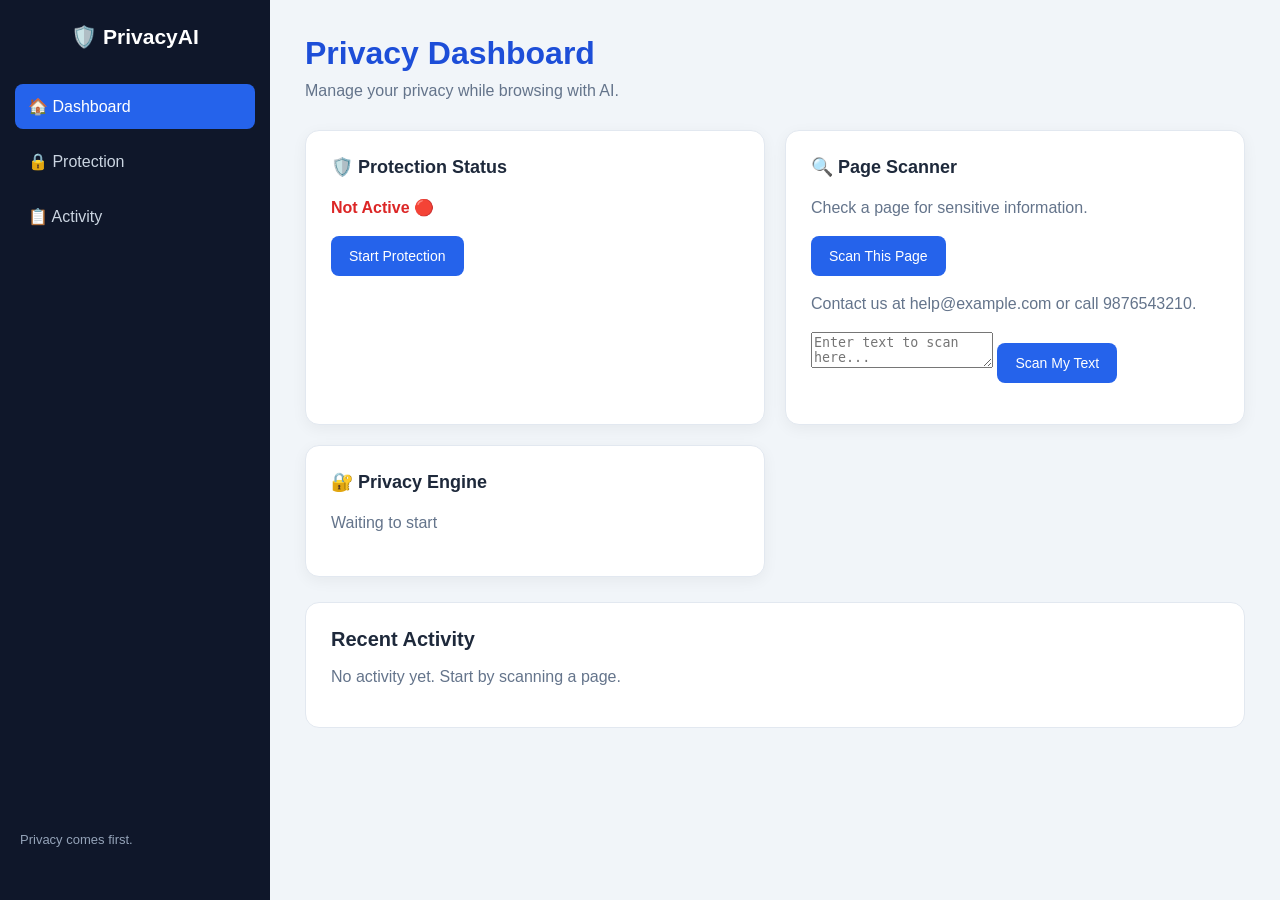
<file: frontend/index.html>
<!DOCTYPE html>
<html lang="en">
<head>
    <meta charset="UTF-8">
    <meta name="viewport" content="width=device-width, initial-scale=1.0">
    <title>Privacy-First AI Browser Agent</title>
    <link rel="stylesheet" href="style.css">
</head>
<body>

<div class="app">

    <aside class="sidebar">
        <h2>🛡️ PrivacyAI</h2>

        <nav>
            <a href="#" class="active">🏠 Dashboard</a>
            <a href="#protection">🔒 Protection</a>
            <a href="#activity">📋 Activity</a>
        </nav>

        <p class="sidebar-footer">Privacy comes first.</p>
    </aside>

    <main class="main-content">

        <header>
            <h1>Privacy Dashboard</h1>
            <p>Manage your privacy while browsing with AI.</p>
        </header>

        <section class="cards">

            <div class="card">
                <h3>🛡️ Protection Status</h3>
                <p id="status">Not Active 🔴</p>
                <button onclick="startProtection()">Start Protection</button>
            </div>

            <div class="card">
                <h3>🔍 Page Scanner</h3>
                <p>Check a page for sensitive information.</p>
                <button onclick="scanPage()">Scan This Page</button>
                <p id="pageText">
                    Contact us at help@example.com or call 9876543210.
                </p>
                <textarea id="userText" placeholder="Enter text to scan here..."></textarea>

                <button onclick="scanCustomText()">Scan My Text</button>

                <p id="customResult"></p>
            </div>

            <div class="card">
                <h3>🔐 Privacy Engine</h3>
                <p id="engineStatus">Waiting to start</p>
            </div>

        </section>

        <section class="activity" id="activity">
            <h2>Recent Activity</h2>
            <p id="activityText">No activity yet. Start by scanning a page.</p>
        </section>

    </main>

</div>

<script>


async function scanPage() {
    const text = document.getElementById("pageText").innerText;

    try {
        const response = await fetch("http://127.0.0.1:8000/scan", {
            method: "POST",
            headers: {
                "Content-Type": "application/json"
            },
            body: JSON.stringify({ text: text })
        });

        const data = await response.json();

        document.getElementById("activityText").innerText =
            "Masked result: " + data.masked_text;

    }
    catch (error) {
        alert("Backend connection failed. Check if server is running.");
    }
}



function startProtection() {
    document.getElementById("status").innerText = "Active 🟢";
    document.getElementById("engineStatus").innerText = "Protection enabled (demo)";
    document.getElementById("activityText").innerText =
        "Protection button clicked. Actual privacy protection is not implemented yet.";
}
</script>

<script>
async function scanCustomText() {
    const text = document.getElementById("userText").value;

    if (!text.trim()) {
        alert("Please enter some text first!");
        return;
    }

    try {
        const response = await fetch("http://127.0.0.1:8000/scan", {
            method: "POST",
            headers: {
                "Content-Type": "application/json"
            },
            body: JSON.stringify({ text: text })
        });

        const data = await response.json();

        document.getElementById("customResult").innerText =
            "Masked Result: " + data.masked_text;

    } catch (error) {
        alert("Backend connect nahi hua. Check karo server running hai ya nahi.");
    }
}
</script>

</body>
</html>
</file>
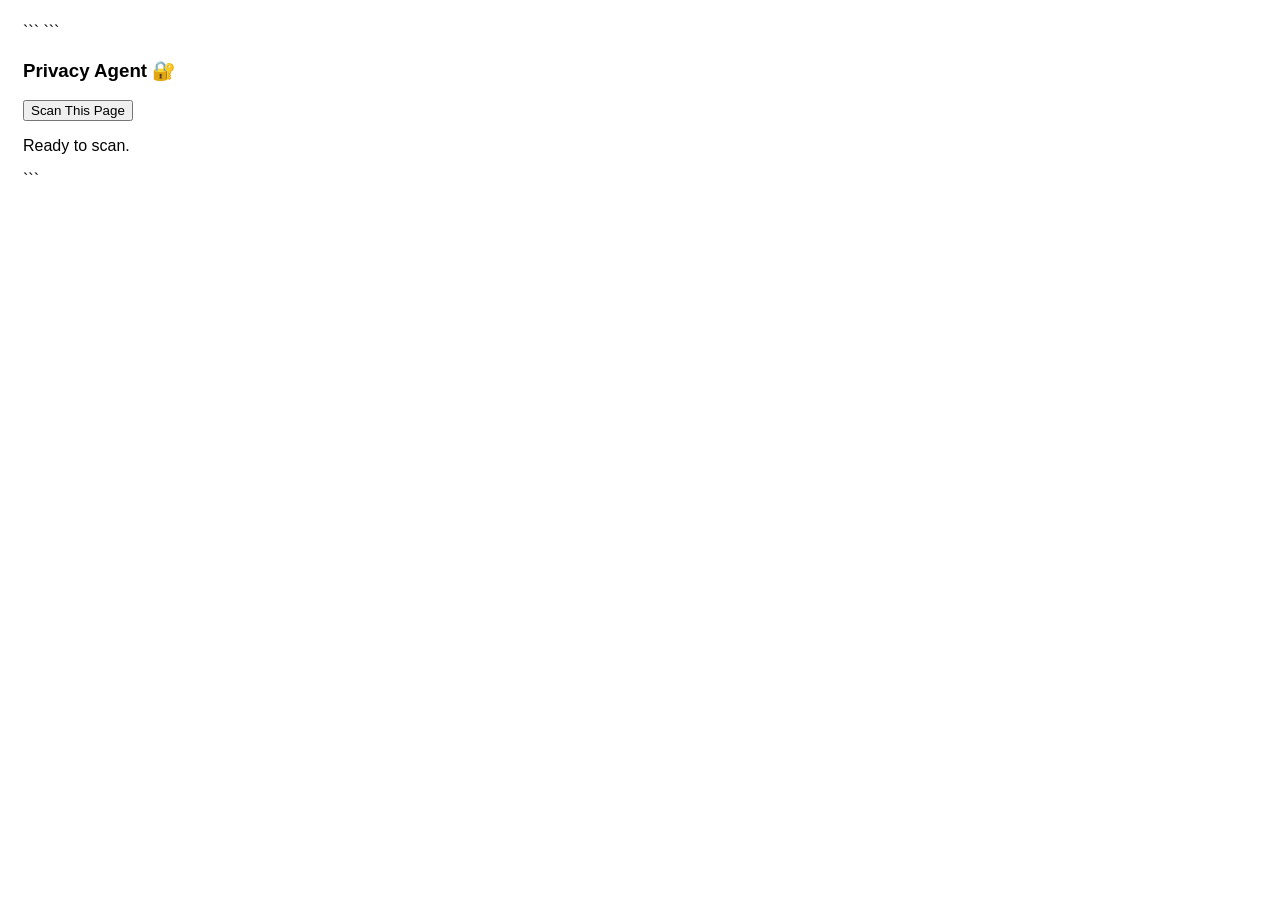
<file: extension/popup.html>
<!DOCTYPE html>

<html>
<head>
    <title>Privacy Agent</title>
    <style>
        body {
            width: 300px;
            padding: 15px;
            font-family: Arial;
        }

```
    button {
        padding: 10px;
        margin: 5px 2px;
        cursor: pointer;
    }

    #result {
        white-space: pre-wrap;
        overflow-wrap: anywhere;
    }

    #permission {
        display: none;
        margin-top: 15px;
    }

    #yesBtn {
        background: green;
        color: white;
    }

    #noBtn {
        background: #b22222;
        color: white;
    }
</style>
```

</head>

<body>

```
<h3>Privacy Agent 🔐</h3>

<button id="scanBtn">Scan This Page</button>

<p id="status">Ready to scan.</p>

<div id="result"></div>

<div id="permission">
    <p> Sensitive information detected!</p>
    <p>Do you want to mask it?</p>

    <button id="yesBtn">Yes, Mask Data</button>

    <button id="noBtn">No, Continue</button>
</div>

<script src="popup.js"></script>
```

</body>
</html>
</file>
<file: frontend/style.css>
{
    box-sizing: border-box;
}

body {
    margin: 0;
    font-family: Arial, sans-serif;
    background: #f1f5f9;
    color: #1e293b;
}

.app {
    display: flex;
    min-height: 100vh;
}

/* Sidebar */
.sidebar {
    width: 240px;
    background: #0f172a;
    color: white;
    padding: 25px 15px;
    display: flex;
    flex-direction: column;
}

.sidebar h2 {
    font-size: 21px;
    margin: 0 0 35px;
    text-align: center;
}

.sidebar nav a {
    display: block;
    color: #cbd5e1;
    text-decoration: none;
    padding: 13px;
    margin-bottom: 10px;
    border-radius: 8px;
}

.sidebar nav a:hover,
.sidebar nav a.active {
    background: #2563eb;
    color: white;
}

.sidebar-footer {
    margin-top: auto;
    padding: 15px 5px;
    color: #94a3b8;
    font-size: 13px;
}

/* Main content */
.main-content {
    flex: 1;
    padding: 35px;
    min-width: 0;
}

header {
    margin-bottom: 30px;
}

header h1 {
    color: #1d4ed8;
    margin: 0 0 10px;
}

header p {
    color: #64748b;
    margin: 0;
}

/* Dashboard cards */
.cards {
    display: grid;
    grid-template-columns: repeat(2, minmax(0, 1fr));
    gap: 20px;
}

.card {
    background: white;
    padding: 25px;
    border-radius: 14px;
    box-shadow: 0 4px 15px rgba(0, 0, 0, 0.05);
    border: 1px solid #e2e8f0;
}

.card h3 {
    margin-top: 0;
    font-size: 18px;
}

.card p {
    color: #64748b;
    line-height: 1.5;
}

#status {
    font-weight: bold;
    color: #dc2626;
}

button {
    background: #2563eb;
    color: white;
    border: none;
    padding: 12px 18px;
    border-radius: 8px;
    font-size: 14px;
    cursor: pointer;
}

button:hover {
    background: #1d4ed8;
}

/* Activity panel */
.activity {
    margin-top: 25px;
    background: white;
    padding: 25px;
    border-radius: 14px;
    border: 1px solid #e2e8f0;
}

.activity h2 {
    margin-top: 0;
    font-size: 20px;
}

.activity p {
    color: #64748b;
}

/* Mobile layout */
@media (max-width: 700px) {
    .app {
        flex-direction: column;
    }

    .sidebar {
        width: 100%;
        padding: 15px;
    }

    .sidebar h2 {
        margin-bottom: 15px;
    }

    .sidebar nav {
        display: flex;
        flex-wrap: wrap;
        gap: 5px;
    }

    .sidebar nav a {
        margin: 0;
    }

    .sidebar-footer {
        display: none;
    }

    .main-content {
        padding: 20px 15px;
    }

    .cards {
        grid-template-columns: 1fr;
    }
}
</file>
